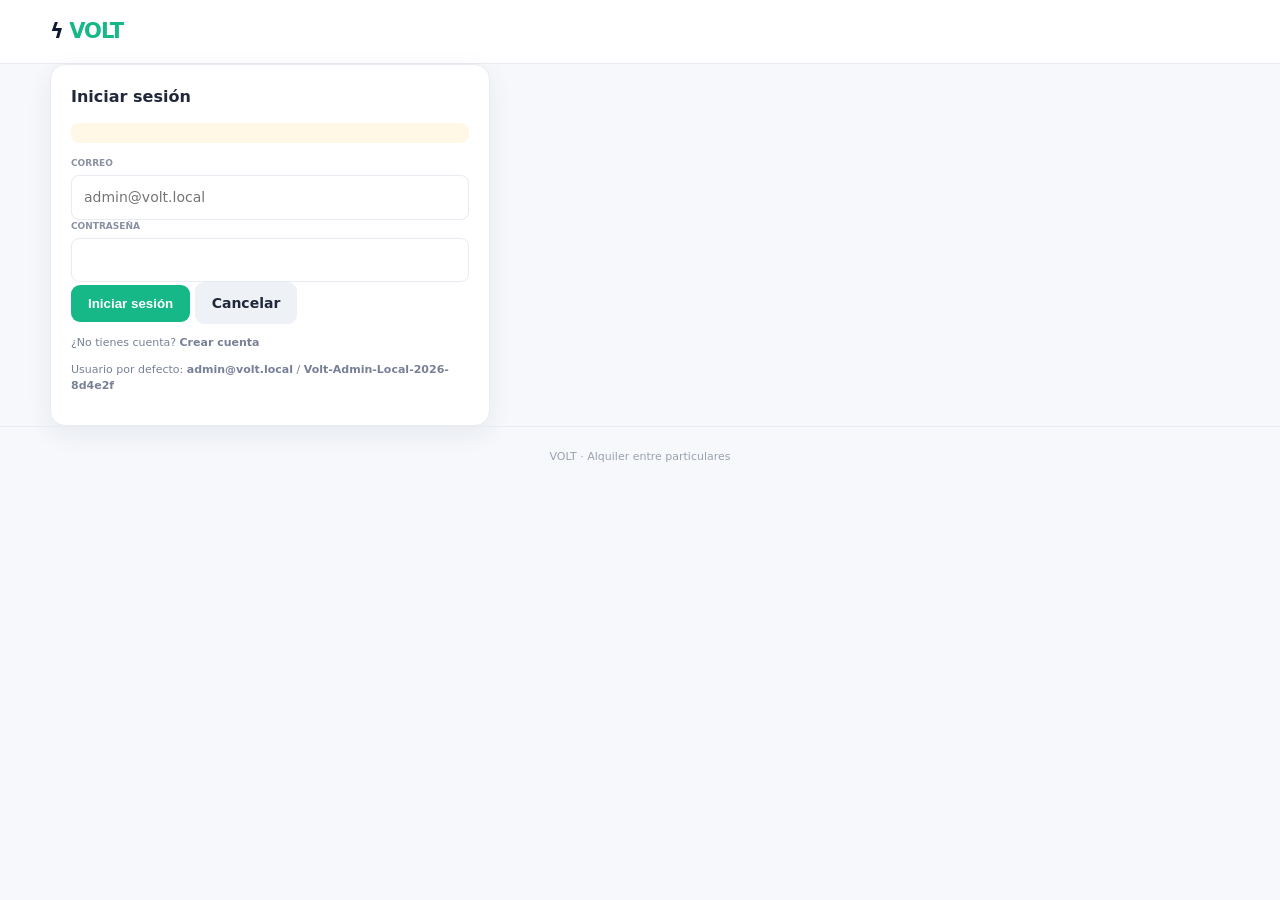
<file: gateway/src/main/resources/static/admin.html>
<!doctype html>
<html lang="es">

<head>
  <meta charset="utf-8">
  <meta name="viewport" content="width=device-width, initial-scale=1">
  <title>Administración | VOLT</title>
  <link rel="stylesheet" href="css/styles.css">
</head>

<body>
  <header class="topbar" style="background:var(--navy);color:white">
    <div class="wrap nav"><a class="brand" style="color:white" href="admin.html">ϟ <b>VOLT / ADMIN</b></a>
      <nav class="navlinks"><a style="color:#fff" href="#actas">Actas</a><a style="color:#fff"
          href="#disputas">Disputas</a><a style="color:#fff" href="#reservas">Reservas</a><a style="color:#fff"
          href="usuarios-verificar.html">Usuarios</a></nav>
      <div class="navright"><a style="color:#fff" href="#" id="logoutLink">Salir</a><a class="btn small"
          href="index.html">Volver al sitio</a></div>
    </div>
  </header>
  <main class="wrap">
    <section class="pagehead">
      <div class="eyebrow">VOLT / Admin · Moderación</div>
      <h1>Cola de moderación</h1>
      <p class="sub">Revisa actas de entrega, disputas y reservas de la plataforma.</p>
    </section>
    <div id="error" class="notice"></div>
    <section class="admin-grid">
      <div>
        <div class="pagehead" id="actas" style="padding:0 0 10px">
          <div class="eyebrow">Entrega y devolución</div>
          <h2>Actas</h2>
        </div>
        <div id="actasLista" class="admin-list"></div>
      </div>
      <div>
        <div class="pagehead" id="disputas" style="padding:0 0 10px">
          <div class="eyebrow">Conflictos</div>
          <h2>Disputas</h2>
        </div>
        <div id="disputasLista" class="admin-list"></div>
      </div>
    </section>
    <section class="pagehead" id="reservas" style="padding:0 0 10px">
      <div class="eyebrow">Operación</div>
      <h2>Reservas</h2>
    </section>
    <section id="reservasLista" class="admin-list"></section>
  </main>
  <footer class="footer">
    <div class="wrap">VOLT · Alquiler entre particulares</div>
  </footer>
  <script src="js/app.js?v=5"></script>
  <script>
    (async function () {
      const error = document.getElementById('error');
      if (!getStoredToken()) {
        location.replace('login.html?redirect=admin.html');
        return;
      }
      if (!isAdmin()) {
        error.textContent = 'Tu cuenta no tiene permisos de administrador. ';
        const link = document.createElement('a');
        link.href = 'login.html?redirect=admin.html';
        link.textContent = 'Cambiar de cuenta';
        error.appendChild(link);
        return;
      }

      document.getElementById('logoutLink').addEventListener('click', function (event) {
        event.preventDefault();
        clearSession();
        location.href = 'login.html';
      });

      function escapeHtml(value) {
        return String(value === undefined || value === null ? '' : value).replace(/[&<>"']/g, function (character) {
          return { '&': '&amp;', '<': '&lt;', '>': '&gt;', '"': '&quot;', "'": '&#39;' }[character];
        });
      }

      function row(label, value) {
        if (value === undefined || value === null || value === '') return '';
        return '<div class="muted"><b>' + escapeHtml(label) + ':</b> ' + escapeHtml(value) + '</div>';
      }

      function formatDate(value) {
        if (!value) return '';
        const date = new Date(value);
        return isNaN(date.getTime()) ? value : date.toLocaleString('es-CO');
      }

      function card(estado, title, rows) {
        return '<article class="card admin-card"><div class="eyebrow">' + escapeHtml(estado || 'SIN ESTADO') +
          '</div><b>' + escapeHtml(title) + '</b>' + rows + '</article>';
      }

      function renderActa(acta) {
        return card(acta.estado, 'Acta ' + (acta._id || acta.id || ''),
          row('Reserva', acta.id_reserva) + row('Descripción', acta.descripcion) +
          row('Observaciones', acta.observaciones));
      }

      function renderDisputa(disputa) {
        return card(disputa.estado, 'Disputa ' + (disputa._id || disputa.id || ''),
          row('Reserva', disputa.id_reserva) + row('Motivo', disputa.motivo) +
          row('Anotaciones del propietario', disputa.anotaciones_propietario) +
          row('Anotaciones del arrendatario', disputa.anotaciones_arrendatario) +
          row('Resolución', disputa.resolucion));
      }

      function renderReserva(reserva) {
        return card(reserva.estado, 'Reserva ' + (reserva._id || reserva.id || ''),
          row('Patineta', reserva.id_patineta) + row('Arrendatario', reserva.id_arrendatario) +
          row('Propietario', reserva.id_propietario) + row('Inicio', formatDate(reserva.fecha_inicio)) +
          row('Fin', formatDate(reserva.fecha_fin)) +
          row('Total alquiler', reserva.total_alquiler == null ? '' : formatMoney(reserva.total_alquiler)) +
          row('Disputa abierta', reserva.disputa_abierta ? 'Sí' : 'No'));
      }

      async function cargar(endpoint, target, renderer, emptyMessage) {
        try {
          const data = await fetchJson(endpoint);
          const items = Array.isArray(data) ? data : (data && Array.isArray(data.elementos) ? data.elementos : []);
          target.innerHTML = items.length
            ? items.map(renderer).join('')
            : '<article class="card admin-card"><div class="eyebrow">Sin datos</div><b>' + escapeHtml(emptyMessage) + '</b></article>';
        } catch (e) {
          if (e.status === 401) {
            location.replace('login.html?redirect=admin.html');
            return;
          }
          if (e.status === 403) {
            showError(error, 'Tu cuenta no tiene permisos de administrador.');
            return;
          }
          showError(error, e.message);
        }
      }

      cargar('/api/ops/actas', document.getElementById('actasLista'), renderActa, 'No hay actas registradas.');
      cargar('/api/ops/disputas', document.getElementById('disputasLista'), renderDisputa, 'No hay disputas registradas.');
      cargar('/api/reservas/admin/todas', document.getElementById('reservasLista'), renderReserva, 'No hay reservas registradas.');
    })();
  </script>
</body>

</html>
</file>
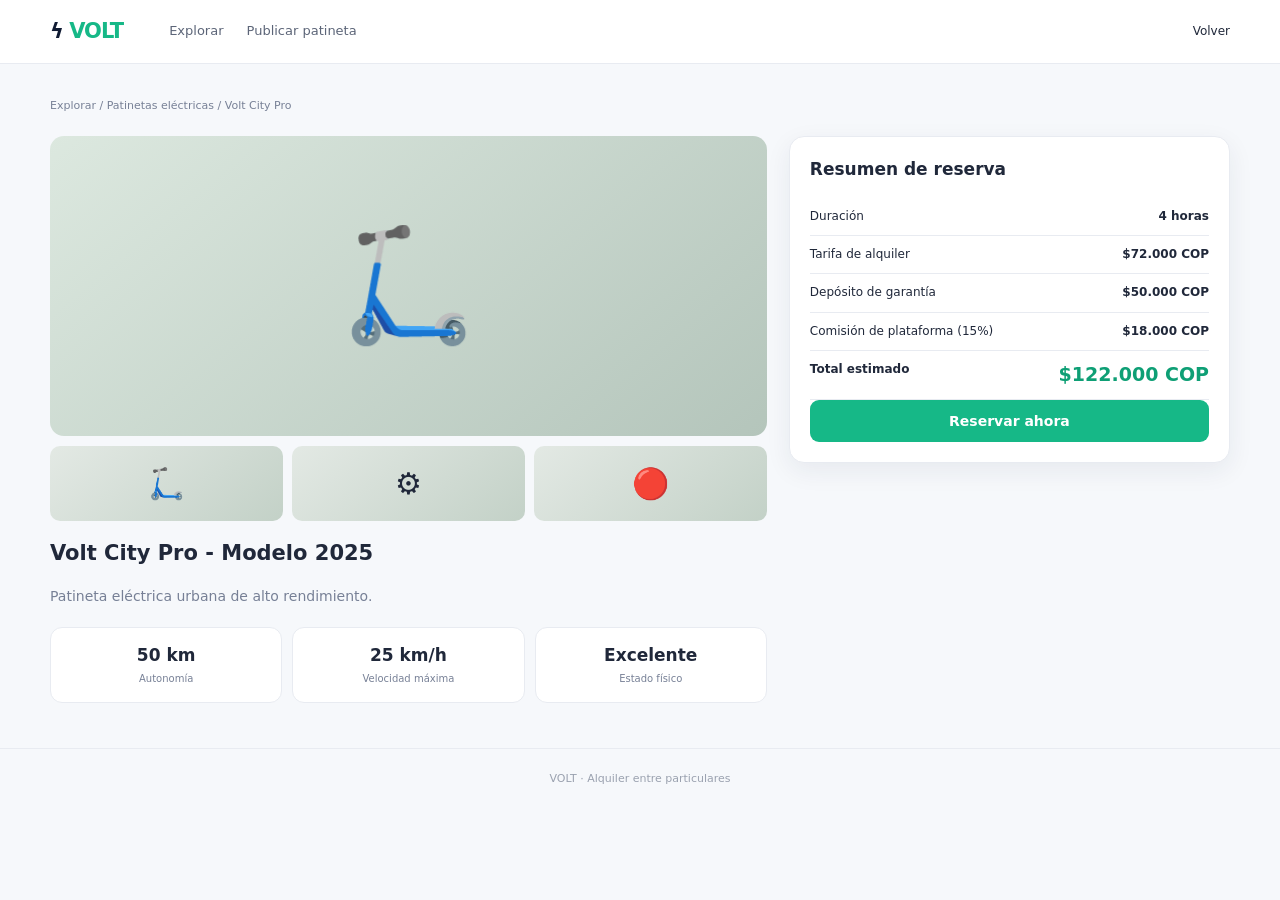
<file: gateway/src/main/resources/static/detalle.html>
<!doctype html>
<html lang="es">

<head>
  <meta charset="utf-8">
  <meta name="viewport" content="width=device-width, initial-scale=1">
  <title>Detalle de patineta | VOLT</title>
  <link rel="stylesheet" href="css/styles.css">
</head>

<body>
  <header class="topbar">
    <div class="wrap nav"><a class="brand" href="index.html">ϟ <b>VOLT</b></a>
      <nav class="navlinks"><a href="index.html">Explorar</a><a href="publicar.html">Publicar patineta</a></nav>
      <div class="navright"><a href="index.html">Volver</a></div>
    </div>
  </header>
  <main class="wrap">
    <section class="pagehead">
      <div class="muted">Explorar / Patinetas eléctricas / Volt City Pro</div>
    </section>
    <section class="detail-grid">
      <div>
        <div class="gallery-main">🛴</div>
        <div class="thumbs">
          <div class="thumb">🛴</div>
          <div class="thumb">⚙️</div>
          <div class="thumb">🔴</div>
        </div>
        <h2>Volt City Pro - Modelo 2025</h2>
        <p class="sub">Patineta eléctrica urbana de alto rendimiento.</p>
        <div class="stats">
          <div class="stat"><strong id="autonomia">50 km</strong><span>Autonomía</span></div>
          <div class="stat"><strong id="velocidad">25 km/h</strong><span>Velocidad máxima</span></div>
          <div class="stat"><strong>Excelente</strong><span>Estado físico</span></div>
        </div>
      </div>
      <aside class="card summary">
        <h2>Resumen de reserva</h2>
        <div class="sumrow"><span>Duración</span><strong id="duracion">4 horas</strong></div>
        <div class="sumrow"><span>Tarifa de alquiler</span><strong id="tarifa">$72.000 COP</strong></div>
        <div class="sumrow"><span>Depósito de garantía</span><strong id="deposito">$50.000 COP</strong></div>
        <div class="sumrow"><span>Comisión de plataforma (15%)</span><strong id="comision">$18.000 COP</strong></div>
        <div class="sumrow"><strong>Total estimado</strong><span id="total" class="total">$122.000 COP</span></div><a
          class="btn" style="width:100%" href="pago.html">Reservar ahora</a>
      </aside>
    </section>
  </main>
  <footer class="footer">
    <div class="wrap">VOLT · Alquiler entre particulares</div>
  </footer>
  <script>
    (async function () {
      const params = new URLSearchParams(location.search);
      const id = params.get('id');
      if (id) {
        try {
          const resp = await fetch('/api/catalogo/patinetas/' + encodeURIComponent(id));
          if (resp.ok) {
            const p = await resp.json();
            document.querySelector('h2').textContent = p.marca + ' - ' + p.modelo;
            document.getElementById('autonomia').textContent = p.autonomiaKm + ' km';
            document.getElementById('tarifa').textContent = p.tarifa && p.tarifa.valorHora ? '$' + p.tarifa.valorHora.toLocaleString('es') : '$18.000 COP';
            document.getElementById('deposito').textContent = '$50.000 COP';
            document.getElementById('comision').textContent = '$18.000 COP';
            document.getElementById('total').textContent = '$122.000 COP';
          }
        } catch (e) { }
      }
    })();
  </script>
</body>

</html>
</file>
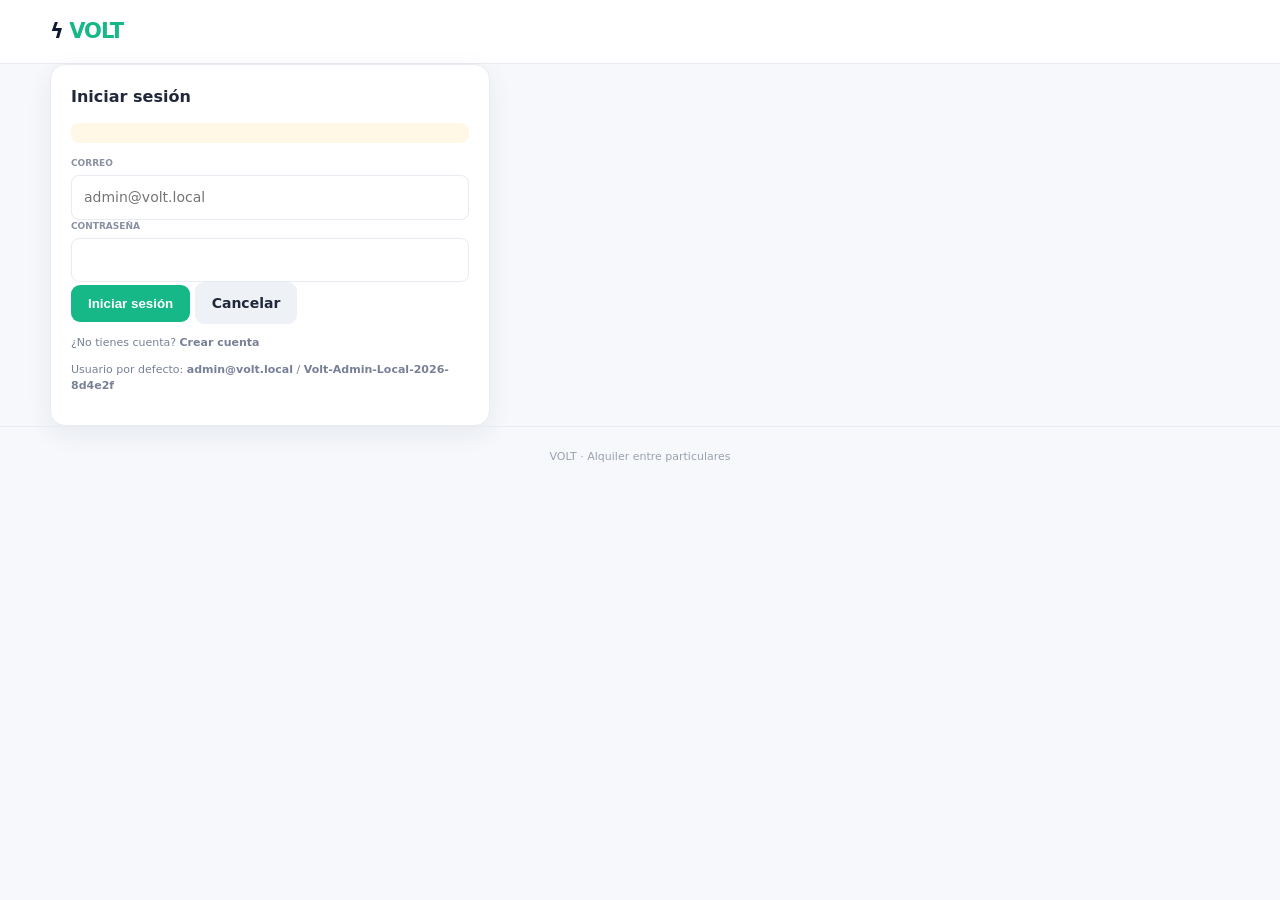
<file: gateway/src/main/resources/static/login.html>
<!doctype html>
<html lang="es">
<head>
  <meta charset="utf-8">
  <meta name="viewport" content="width=device-width, initial-scale=1">
  <title>Iniciar sesión | VOLT</title>
  <link rel="stylesheet" href="css/styles.css">
</head>
<body>
  <header class="topbar">
    <div class="wrap nav"><a class="brand" href="index.html">ϟ <b>VOLT</b></a></div>
  </header>
  <main class="wrap">
    <section class="card boxpad" style="max-width:440px">
      <h2>Iniciar sesión</h2>
      <div id="loginError" class="notice"></div>
      <form id="loginForm">
        <div class="field"><label>Correo</label><input id="loginEmail" type="email" autocomplete="username" placeholder="admin@volt.local" required></div>
        <div class="field"><label>Contraseña</label><input id="loginPassword" type="password" autocomplete="current-password" required></div>
        <div class="row-actions"><button class="btn" type="submit">Iniciar sesión</button> <a class="btn light" href="index.html">Cancelar</a></div>
      </form>
      <p class="muted">¿No tienes cuenta? <a href="registro.html"><strong>Crear cuenta</strong></a></p>
      <p class="muted">Usuario por defecto: <strong>admin@volt.local</strong> / <strong>Volt-Admin-Local-2026-8d4e2f</strong></p>
    </section>
  </main>
  <footer class="footer"><div class="wrap">VOLT · Alquiler entre particulares</div></footer>
  <script src="js/app.js?v=5"></script>
  <script src="js/login.js?v=5"></script>
</body>
</html>
</file>
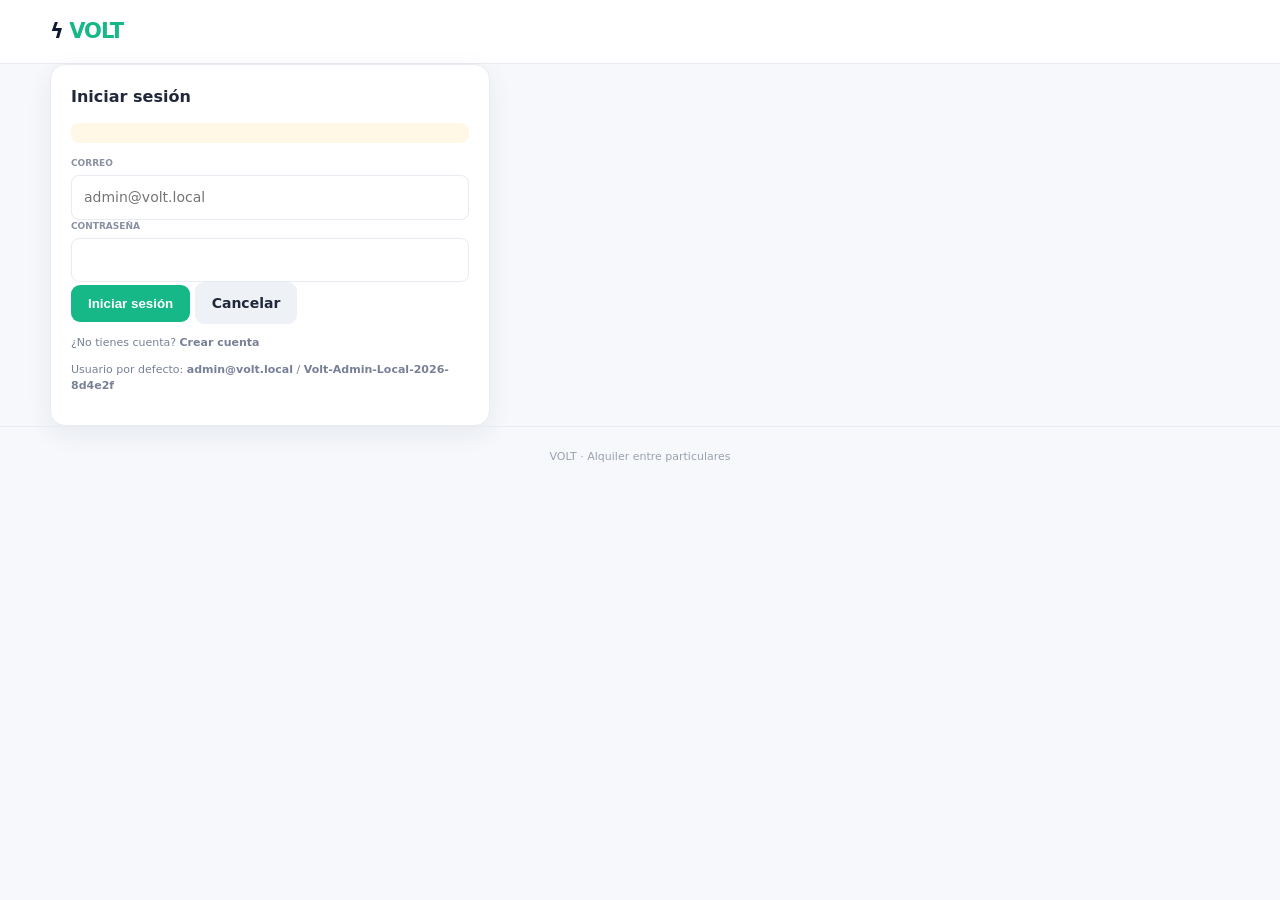
<file: gateway/src/main/resources/static/pago.html>
<!doctype html>
<html lang="es">

<head>
  <meta charset="utf-8">
  <meta name="viewport" content="width=device-width, initial-scale=1">
  <title>Confirmar pago | VOLT</title>
  <link rel="stylesheet" href="css/styles.css">
</head>

<body>
  <header class="topbar">
    <div class="wrap nav"><a class="brand" href="index.html">ϟ <b>VOLT</b></a>
      <nav class="navlinks"><a href="index.html">Explorar</a><a href="publicar.html">Publicar patineta</a>
    </div>
    </nav>
    <div class="navright"><a href="index.html">Volver</a></div>
  </header>
  <main class="wrap">
    <section class="pagehead">
      <h1>Confirma y autoriza tu Pago</h1>
      <p class="sub">Revisa los importes y autoriza.</p>
    </section>
    <div id="error" class="notice"></div>
    <section class="two-col">
      <section class="card boxpad">
        <h2>Datos de reserva</h2>
        <div class="field"><label>Patineta</label><input id="patineta" value="Volt City Pro - Modelo 2025" readonly>
        </div><br>
        <div class="field"><label>Recogida</label><input id="inicio" value="25 Nov 2026 · 09:00 AM" readonly></div><br>
        <div class="field"><label>Devolución</label><input id="fin" value="25 Nov 2026 · 01:00 PM" readonly></div><br>
        <h2>Método de pago</h2>
        <div class="step active">Tarjeta terminada en 4589 · Exp 08/29</div>
        <p class="muted">El depósito se autoriza temporalmente y se libera al finalizar correctamente.</p>
      </section>
      <aside class="card boxpad">
        <h2>Resumen</h2>
        <div class="sumrow"><span>Alquiler (4 horas)</span><strong id="alquiler">$72.000 COP</strong></div>
        <div class="sumrow"><span>Depósito reembursable</span><strong id="deposito">$50.000 COP</strong></div>
        <div class="sumrow"><strong>Total autorizado</strong><span id="total" class="total">$122.000 COP</span></div>
        <button class="btn" style="width:100%;margin:15px 0" id="autorizar">Autorizar pago</button>
      </aside>
    </section>
    <section class="card boxpad">
      <h2>Estado de reserva</h2>
      <div class="steps">
        <div class="step active">1. Solicitada (Actual)</div>
        <div class="step">2. Confirmada</div>
        <div class="step">3. En curso</div>
        <div class="step">4. Finalizada</div>
      </div>
    </section>
  </main>
  <footer class="footer">
    <div class="wrap">VOLT · Alquiler entre particulares</div>
  </footer>
  <script src="js/app.js?v=5"></script>
  <script>
    (async function () {
      if (!getStoredToken()) {
        location.replace('login.html?redirect=pago.html');
        return;
      }
      const error = document.getElementById('error'), total = document.getElementById('total'), alquiler = document.getElementById('alquiler');
      document.getElementById('autorizar').addEventListener('click', async () => {
        try {
          const inicio = new Date(Date.now() + 3600000).toISOString();
          const fin = new Date(Date.now() + 6 * 3600000).toISOString();
          const reserva = await fetchJson('/api/reservas', {
            method: 'POST',
            body: { idPatineta: document.getElementById('patineta').value, fechaInicio: inicio, fechaFin: fin }
          });
          total.textContent = '$' + (Number(reserva.totalAlquiler || 72000) + Number(reserva.deposito.montoRetenido || 50000)).toLocaleString('es') + ' COP';
          alert('Reserva creada. El propietario aún debe aprobarla.');
        } catch (e) { showError(error, e.message); }
      });
    })();
  </script>
</body>

</html>
</file>
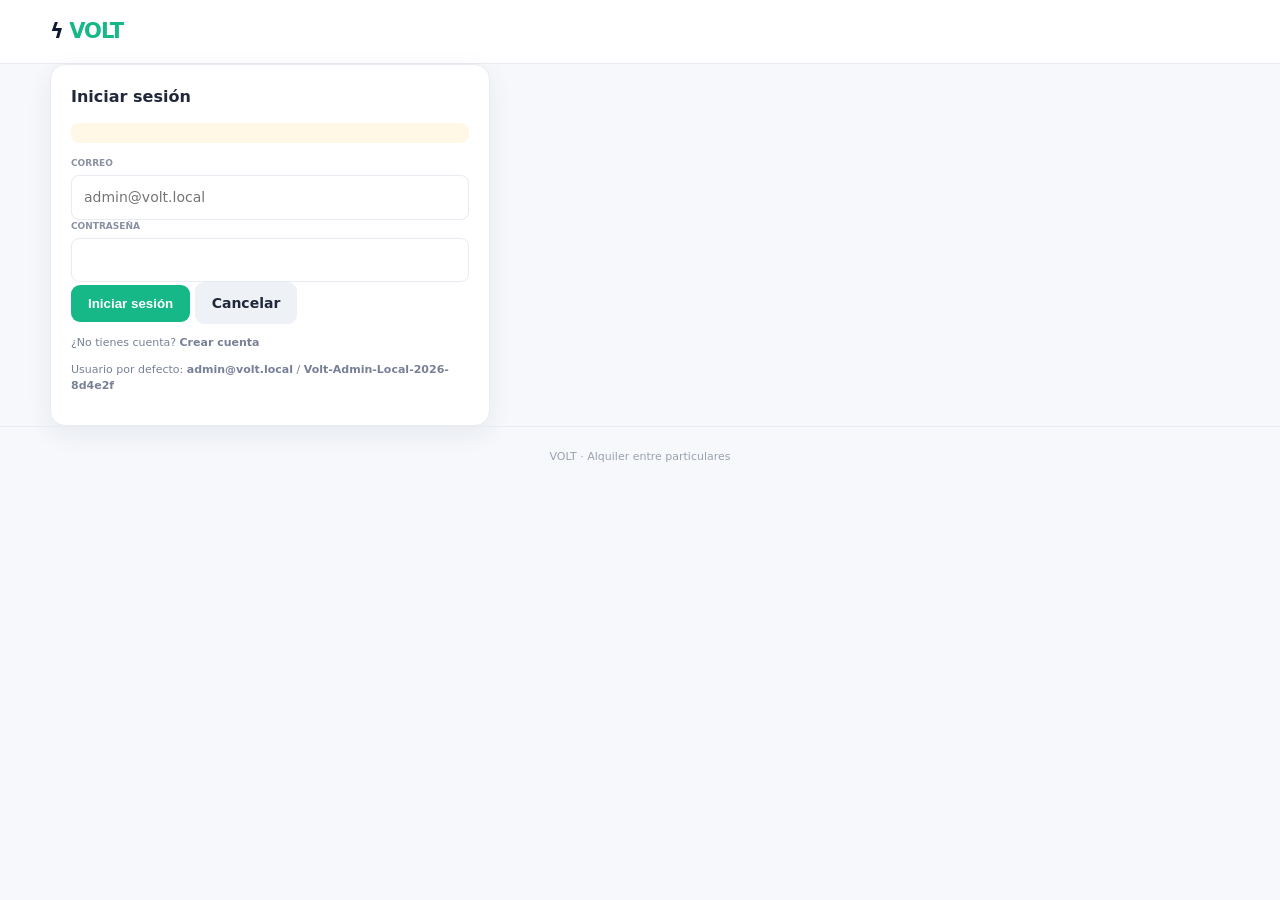
<file: gateway/src/main/resources/static/propietario.html>
<!doctype html>
<html lang="es">

<head>
  <meta charset="utf-8">
  <meta name="viewport" content="width=device-width, initial-scale=1">
  <title>Panel propietario | VOLT</title>
  <link rel="stylesheet" href="css/styles.css">
</head>

<body>
  <header class="topbar">
    <div class="wrap nav"><a class="brand" href="index.html">ϟ <b>VOLT</b></a>
      <nav class="navlinks"><a href="index.html">Explorar</a><a href="publicar.html">Publicar patineta</a></nav>
      <div class="navright"><a href="admin.html" data-admin-only hidden>Admin</a><a href="login.html" id="loginButton">Iniciar sesión</a><a href="index.html">Volver</a></div>
    </div>
  </header>
  <main class="wrap">
    <section class="pagehead">
      <div class="eyebrow">Panel de propietario</div>
      <h1>Panel del Propietario</h1>
      <p class="sub">Resumen financiero y mis patinetas.</p>
    </section>
    <div id="error" class="notice"></div>
    <section class="dashboard-stats">
      <div class="card" id="ganancia"><strong>$0 COP</strong><span>Ganancia neta</span></div>
      <div class="card" id="comision"><strong>$0 COP</strong><span>Comisión de plataforma (15%)</span></div>
      <div class="card" id="pagosPendientes"><strong>$0 COP</strong><span>Pagos pendientes</span></div>
    </section>
    <section class="dashboard-grid">
      <div class="card boxpad">
        <h2>Mis Patinetas</h2>
        <div id="lista" class="list-row">
          <p class="muted">Cargando...</p>
        </div>
      </div>
      <div class="card boxpad">
        <h2>Próximos alquileres</h2>
        <div id="proximos" class="list-row">
          <p class="muted">Sin próximos alquileres.</p>
        </div>
      </div>
    </section>
  </main>
  <footer class="footer">
    <div class="wrap">VOLT · Alquiler entre particulares</div>
  </footer>
  <script src="js/app.js?v=5"></script>
  <script>
    (async function () {
      if (!getStoredToken()) {
        location.replace('login.html?redirect=propietario.html');
        return;
      }
      const list = document.getElementById('lista'), proximos = document.getElementById('proximos'), error = document.getElementById('error');
      async function cargar() {
        try {
          const patinetas = await fetchJson('/api/catalogo/mis-patinetas');
          list.innerHTML = patinetas.length ? patinetas.map(p => '<div class="list-row"><div class="mini-scooter">🛴</div><b>' + p.marca + ' ' + p.modelo + '</b><span class="muted">' + (p.estadoPublicacion || 'BORRADOR') + '</span><span class="status">' + p.activa + '</span><a class="btn light small" href="publicar.html">Editar</a><button class="btn danger small" type="button" style="margin-left:8px" data-eliminar="' + encodeURIComponent(p.id || p._id) + '">Borrar</button></div>').join('') : '<p class="muted">No tienes patinetas.</p>';
          proximos.innerHTML = '<p class="muted">Consulta las reservas en la interfaz web.</p>';
          document.getElementById('ganancia').querySelector('strong').textContent = '$1.245.000 COP';
          document.getElementById('comision').querySelector('strong').textContent = '$219.000 COP';
          document.querySelectorAll('[data-eliminar]').forEach(a => a.addEventListener('click', async (ev) => {
            ev.preventDefault();
            if (!confirm('¿Seguro que quieres borrar esta patineta?')) return;
            try {
              await fetchJson('/api/catalogo/mis-patinetas/' + a.dataset.eliminar, { method: 'DELETE' });
              await cargar();
            } catch (e) { showError(error, e.message); }
          }));
        } catch (e) { showError(error, e.message); }
      }
      cargar();
    })();
  </script>
</body>

</html>
</file>
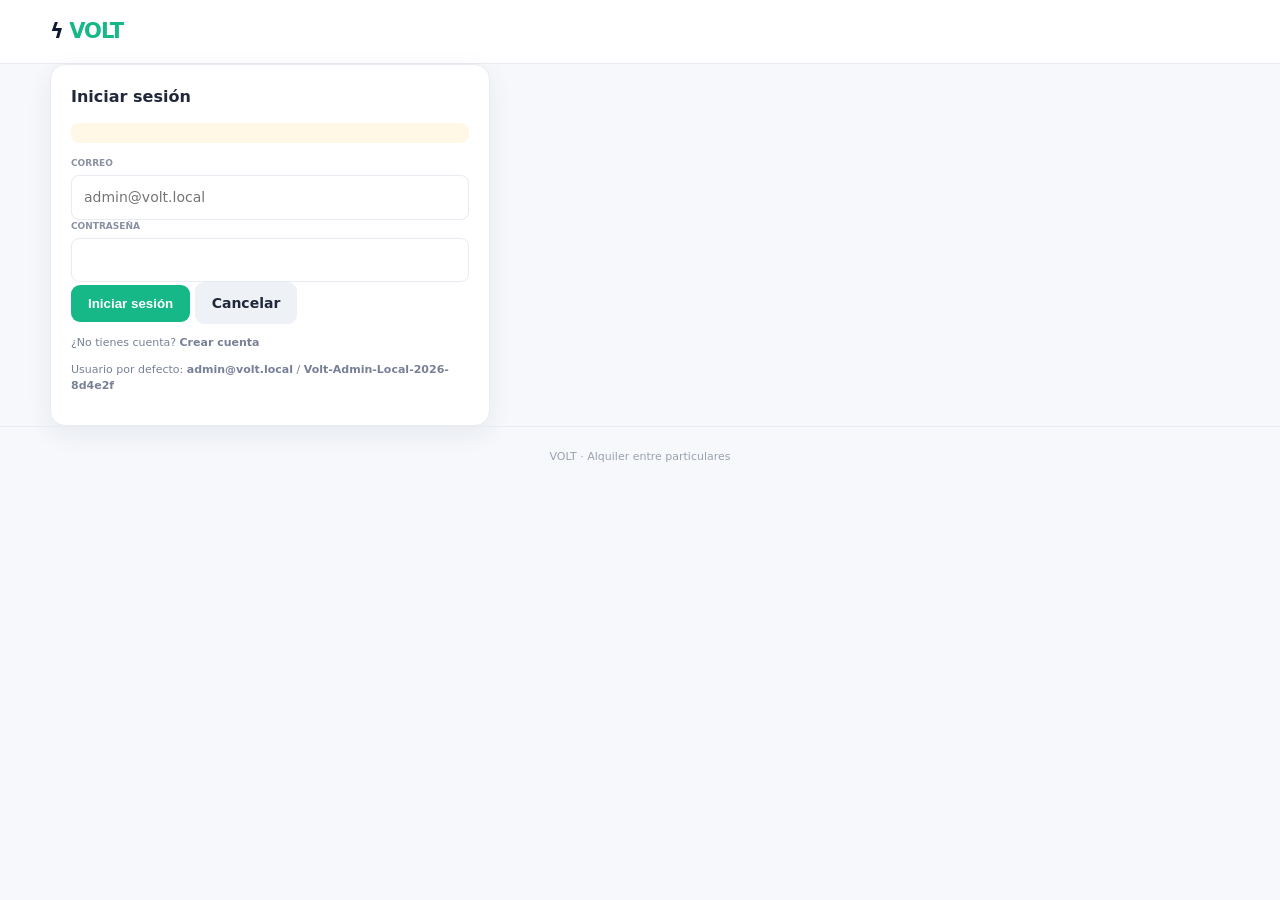
<file: gateway/src/main/resources/static/publicar.html>
<!doctype html>
<html lang="es">

<head>
  <meta charset="utf-8">
  <meta name="viewport" content="width=device-width, initial-scale=1">
  <title>Publicar patineta | VOLT</title>
  <link rel="stylesheet" href="css/styles.css?v=6">
</head>

<body>
  <header class="topbar">
    <div class="wrap nav"><a class="brand" href="index.html">ϟ <b>VOLT</b></a>
      <nav class="navlinks"><a href="index.html">Explorar</a><a href="publicar.html">Publicar patineta</a></nav>
      <div class="navright"><a href="index.html">Volver</a></div>
    </div>
  </header>
  <main class="wrap">
    <section class="pagehead">
      <div class="eyebrow">Modo propietario</div>
      <h1>Publica tu Patineta</h1>
      <p class="sub">Completa los datos paso a paso y guarda un borrador.</p>
    </section>
    <section class="card boxpad" style="max-width:720px">
      <form id="publicarForm" novalidate>
        <div class="progress" id="publicarProgress" aria-label="Progreso del formulario">
          <div class="current" data-step-label="1" aria-current="step">1. Ficha técnica</div>
          <div data-step-label="2">2. Fotos y documentos</div>
          <div data-step-label="3">3. Tarifas</div>
          <div data-step-label="4">4. Disponibilidad</div>
        </div>

        <section class="form-step active" data-step="1" aria-labelledby="step1Title">
          <h2 id="step1Title">Ficha técnica</h2>
          <p class="muted">Datos básicos para identificar la patineta.</p>
          <div class="formgrid">
            <div class="field full"><label for="categoria">Categoría</label><input id="categoria" name="categoria"
                value="Urbana" required></div>
            <div class="field full"><label for="marca">Marca</label><input id="marca" name="marca"
                placeholder="Ej. Xiaomi" required></div>
            <div class="field full"><label for="modelo">Modelo</label><input id="modelo" name="modelo"
                placeholder="Ej. Mi Electric Scooter 3" required></div>
            <div class="field full"><label for="autonomiaKm">Autonomía (km)</label><input id="autonomiaKm"
                name="autonomiaKm" type="number" min="1" step="1" placeholder="Ej. 30" required></div>
            <div class="field full"><label for="velocidadMaxima">Velocidad máxima (km/h)</label><input
                id="velocidadMaxima" name="velocidadMaxima" type="number" min="1" step="1" placeholder="Ej. 25"
                required></div>
            <div class="field full"><label for="estadoFisico">Estado físico</label><input id="estadoFisico"
                name="estadoFisico" placeholder="Ej. Excelente" required></div>
          </div>
        </section>

        <section class="form-step" data-step="2" aria-labelledby="step2Title">
          <h2 id="step2Title">Fotos y documentos</h2>
          <p class="muted">Opcional. Pega una URL por línea; puedes dejarlo vacío y agregarlos después.</p>
          <div class="formgrid">
            <div class="field full"><label for="fotos">Fotos (URLs)</label><textarea id="fotos" name="fotos" rows="3"
                placeholder="https://ejemplo.com/foto1.jpg"></textarea></div>
            <div class="field full"><label for="documentos">Documentos (URLs)</label><textarea id="documentos"
                name="documentos" rows="3" placeholder="https://ejemplo.com/documento.pdf"></textarea></div>
          </div>
        </section>

        <section class="form-step" data-step="3" aria-labelledby="step3Title">
          <h2 id="step3Title">Tarifas</h2>
          <p class="muted">La tarifa diaria se aplica automáticamente a partir de 8 horas continuas (RN-03).</p>
          <div class="formgrid">
            <div class="field full"><label for="valorHora">Tarifa por hora (COP)</label><input id="valorHora"
                name="valorHora" type="number" min="0" step="1" placeholder="Ej. 8000" required></div>
            <div class="field full"><label for="valorDia">Tarifa por día (COP)</label><input id="valorDia"
                name="valorDia" type="number" min="0" step="1" placeholder="Ej. 45000" required></div>
            <div class="field full"><label for="valorDeposito">Depósito (COP)</label><input id="valorDeposito"
                name="valorDeposito" type="number" min="0" step="1" placeholder="Ej. 100000" required></div>
          </div>
        </section>

        <section class="form-step" data-step="4" aria-labelledby="step4Title">
          <h2 id="step4Title">Disponibilidad</h2>
          <p class="muted">Indica el punto donde el arrendatario recogerá la patineta.</p>
          <div class="formgrid">
            <div class="field full"><label for="direccion">Dirección</label><input id="direccion" name="direccion"
                placeholder="Ej. Cra 45 # 80-12" required></div>
            <div class="field full"><label for="latitud">Latitud</label><input id="latitud" name="latitud"
                type="number" min="-90" max="90" step="0.000001" placeholder="Ej. 10.968540" required></div>
            <div class="field full"><label for="longitud">Longitud</label><input id="longitud" name="longitud"
                type="number" min="-180" max="180" step="0.000001" placeholder="Ej. -74.781320" required></div>
            <div class="field full"><label for="ciudad">Zona / ciudad</label><input id="ciudad" name="ciudad"
                placeholder="Ej. Barranquilla" required></div>
          </div>
        </section>

        <div id="stepError" class="notice" role="alert" hidden></div>
        <div class="step-actions">
          <button type="button" class="btn light" id="prevStep" hidden>Anterior</button>
          <span class="spacer"></span>
          <button type="button" class="btn" id="nextStep">Siguiente</button>
          <button type="submit" class="btn" id="submitStep" hidden>Guardar borrador</button>
          <a class="btn dark" href="propietario.html">Mis patinetas</a>
        </div>
      </form>
    </section>
  </main>
  <footer class="footer">
    <div class="wrap">VOLT · Alquiler entre particulares · Barranquilla, Colombia</div>
  </footer>
  <script src="js/app.js?v=5"></script>
  <script src="js/publicar.js?v=1"></script>
</body>

</html>
</file>
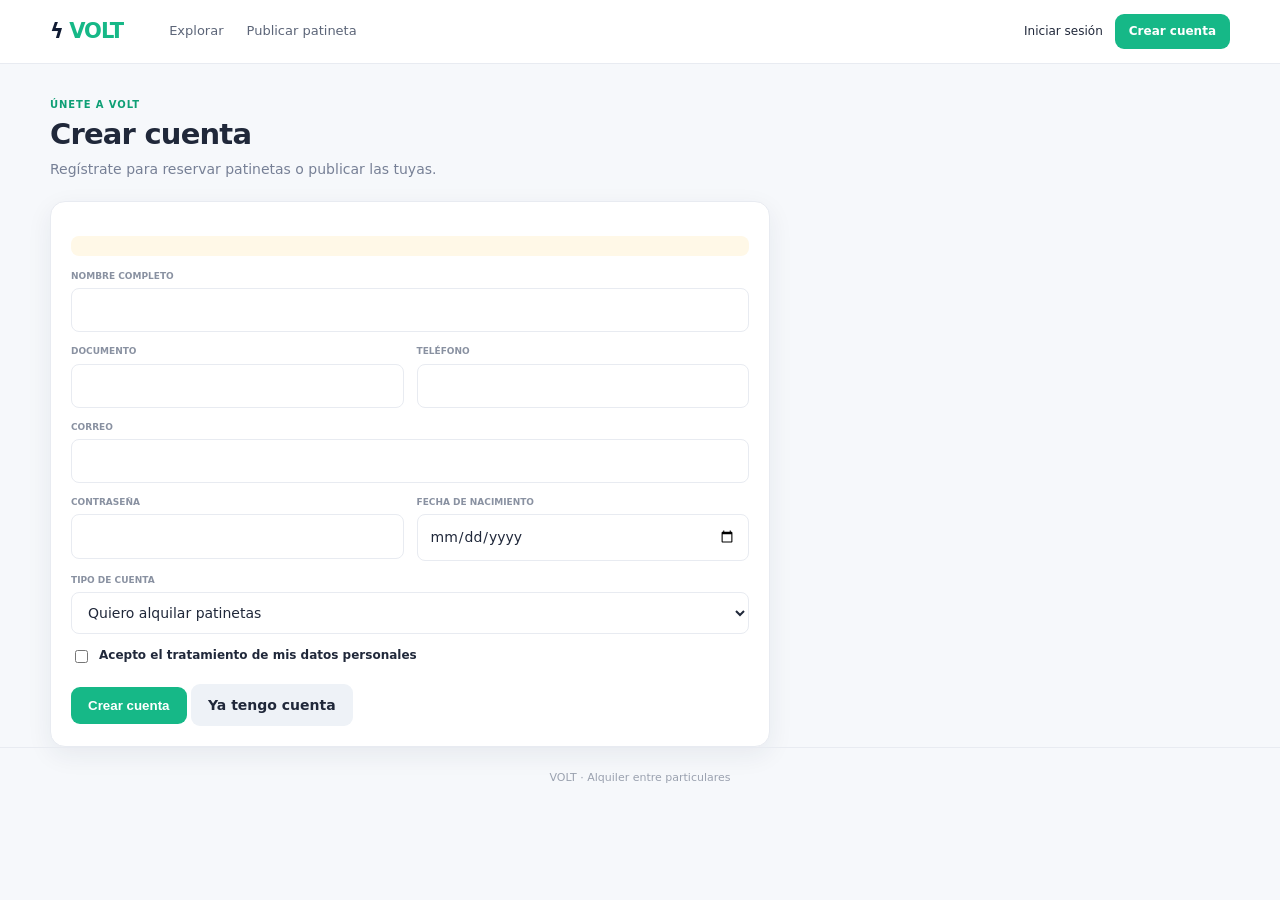
<file: gateway/src/main/resources/static/registro.html>
<!doctype html>
<html lang="es">

<head>
  <meta charset="utf-8">
  <meta name="viewport" content="width=device-width, initial-scale=1">
  <title>Crear cuenta | VOLT</title>
  <link rel="stylesheet" href="css/styles.css">
</head>

<body>
  <header class="topbar">
    <div class="wrap nav"><a class="brand" href="index.html">ϟ <b>VOLT</b></a>
      <nav class="navlinks"><a href="index.html">Explorar</a><a href="publicar.html">Publicar patineta</a></nav>
      <div class="navright"><a href="admin.html" data-admin-only hidden>Admin</a><a href="login.html" id="loginButton">Iniciar sesión</a><a class="btn small" href="registro.html">Crear cuenta</a></div>
    </div>
  </header>
  <main class="wrap">
    <section class="pagehead">
      <div class="eyebrow">Únete a VOLT</div>
      <h1>Crear cuenta</h1>
      <p class="sub">Regístrate para reservar patinetas o publicar las tuyas.</p>
    </section>
    <section class="card boxpad" style="max-width:720px">
      <div id="registroError" class="notice"></div>
      <form id="registroForm">
        <div class="formgrid">
          <div class="field full"><label>Nombre completo</label><input name="nombre" maxlength="120" required></div>
          <div class="field"><label>Documento</label><input name="documento" maxlength="40" required></div>
          <div class="field"><label>Teléfono</label><input name="telefono" maxlength="30" required></div>
          <div class="field full"><label>Correo</label><input name="correo" type="email" maxlength="254" required></div>
          <div class="field"><label>Contraseña</label><input name="contrasena" type="password" minlength="12"
              maxlength="72" autocomplete="new-password" required></div>
          <div class="field"><label>Fecha de nacimiento</label><input name="fecha_nacimiento" type="date" required></div>
          <div class="field full"><label>Tipo de cuenta</label>
            <select name="rol">
              <option value="ARRENDATARIO">Quiero alquilar patinetas</option>
              <option value="PROPIETARIO">Quiero publicar mis patinetas</option>
            </select>
          </div>
          <div class="field full"><label class="check">
              <input name="acepta_tratamiento_datos" type="checkbox" required>
              Acepto el tratamiento de mis datos personales
            </label></div>
        </div>
        <div class="row-actions" style="margin-top:18px">
          <button class="btn" type="submit">Crear cuenta</button>
          <a class="btn light" href="login.html">Ya tengo cuenta</a>
        </div>
      </form>
    </section>
  </main>
  <footer class="footer"><div class="wrap">VOLT · Alquiler entre particulares</div></footer>
  <script src="js/app.js?v=5"></script>
  <script>
    document.getElementById('registroForm').addEventListener('submit', async function (event) {
      event.preventDefault();
      const error = document.getElementById('registroError');
      error.textContent = '';
      const form = new FormData(event.target);
      const body = {
        nombre: form.get('nombre').trim(),
        documento: form.get('documento').trim(),
        correo: form.get('correo').trim(),
        contrasena: form.get('contrasena'),
        telefono: form.get('telefono').trim(),
        fecha_nacimiento: form.get('fecha_nacimiento'),
        rol: form.get('rol'),
        acepta_tratamiento_datos: form.get('acepta_tratamiento_datos') === 'on'
      };
      try {
        const data = await fetchJson('/api/auth/registro', { method: 'POST', body });
        saveSession(data);
        const roles = getStoredRoles();
        location.href = roles.includes('PROPIETARIO') ? 'publicar.html' : 'index.html';
      } catch (e) {
        showError(error, e.message);
      }
    });
  </script>
</body>

</html>
</file>
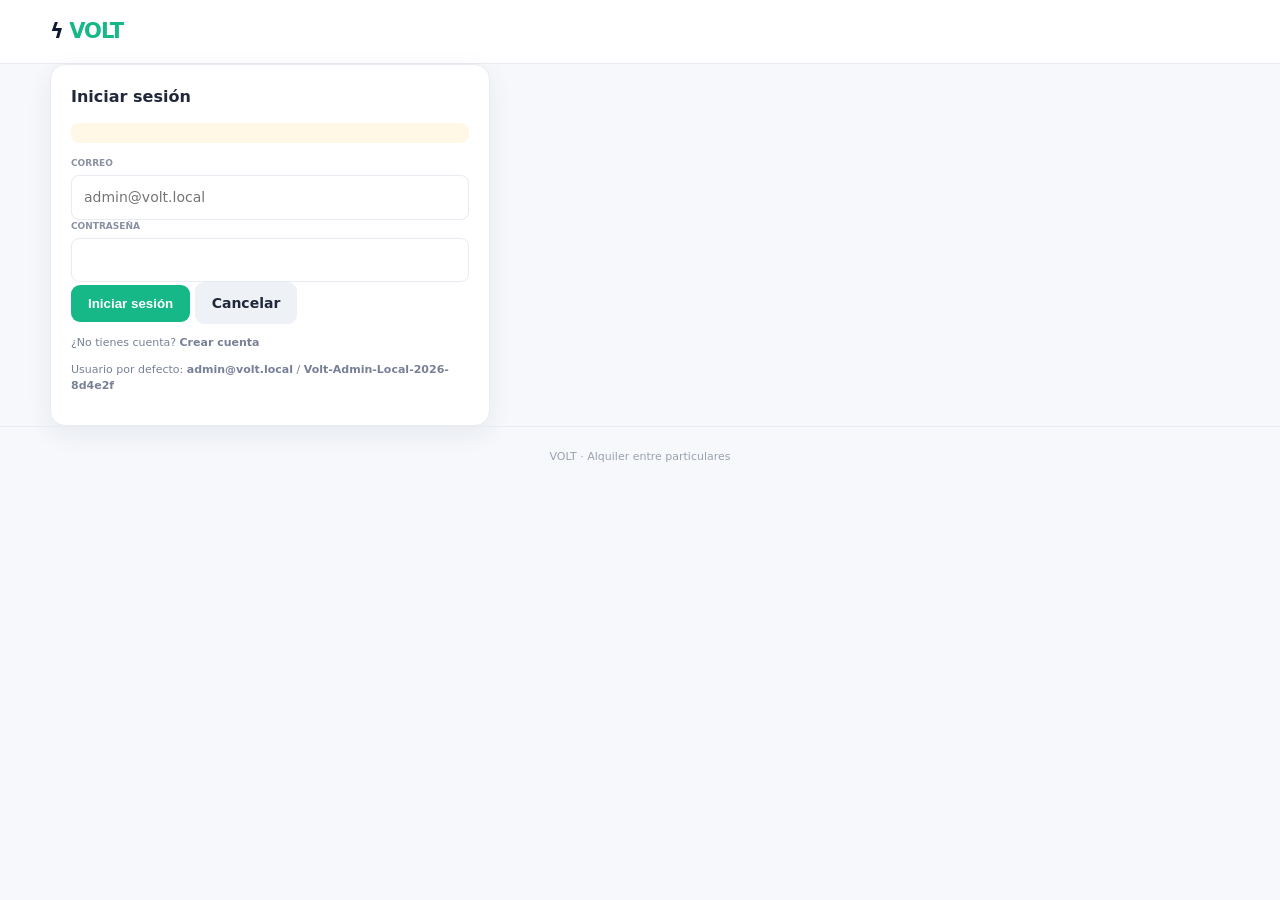
<file: gateway/src/main/resources/static/usuarios-verificar.html>
<!doctype html>
<html lang="es">

<head>
  <meta charset="utf-8">
  <meta name="viewport" content="width=device-width, initial-scale=1">
  <title>Verificar Usuarios | VOLT Admin</title>
  <link rel="stylesheet" href="css/styles.css?v=6">
</head>

<body>
  <header class="topbar" style="background:var(--navy);color:white">
    <div class="wrap nav"><a class="brand" style="color:white" href="admin.html">VOLT / ADMIN</a>
      <nav class="navlinks"><a style="color:#fff" href="index.html">Explorar</a><a style="color:#fff" href="admin.html">Panel</a></nav>
      <div class="navright">
        <a style="color:#fff" href="#" id="logoutLink">Salir</a>
        <a class="btn small" href="index.html">Volver</a>
      </div>
    </div>
  </header>
  <main class="wrap">
    <section class="pagehead">
      <div class="eyebrow">Usuarios · Moderación</div>
      <h1>Verificar Usuarios</h1>
      <p class="sub">Marca usuarios como verificados para habilitar la publicación de patinetas.</p>
    </section>
    <div id="error" class="notice"></div>
    <section class="card boxpad">
      <h2>Buscar usuario</h2>
      <div class="formgrid">
        <div class="field full"><input type="text" id="buscarUsuario" placeholder="ID o correo electrónico"></div>
        <button class="btn" id="btnBuscar">Buscar</button>
      </div>
      <div id="tablaUsuarios" style="display:none">
        <table>
          <thead>
            <tr>
              <th>ID</th>
              <th>Correo</th>
              <th>Verificado</th>
              <th>Estado</th>
              <th>Roles</th>
              <th>Acciones</th>
            </tr>
          </thead>
          <tbody></tbody>
        </table>
        <div class="muted" style="margin-top:10px; display:none" id="msgVacia">No hay usuarios registrados.</div>
      </div>
      <div id="usuarioResultado" class="muted"></div>
      <hr>
      <div id="formVerificar" hidden>
        <input type="hidden" id="usuarioId">
        <div class="field full"><label>¿Acción?</label>
          <select id="accion">
            <option value="verificar">Verificar (activar)</option>
            <option value="rechazar">Rechazar (desactivar)</option>
            <option value="eliminar">Eliminar (anonimizar)</option>
          </select></div>
        <div class="field full"><label>Motivo (opcional)</label><input type="text" id="motivo" placeholder="Ej. Correo validado"></div>
        <div class="row-actions">
          <button class="btn" id="btnAplicar">Aplicar acción</button>
          <button class="btn light" type="button" id="btnCancel">Cancelar</button>
        </div>
      </div>
    </section>
  </main>
  <footer class="footer">
    <div class="wrap">VOLT · Alquiler entre particulares</div>
  </footer>
  <script src="js/app.js?v=5"></script>
  <script src="js/usuarios-verificar.js?v=1"></script>
</body>

</html>
</file>
<file: gateway/src/main/resources/static/css/styles.css>
:root{--green:#16b887;--green-dark:#0e9f75;--navy:#101b33;--ink:#20283a;--muted:#778096;--line:#e8ebf1;--bg:#f6f8fb;--white:#fff;--red:#e34e58;--yellow:#f3b943;--radius:15px;--shadow:0 8px 26px rgba(23,38,66,.07)}
*{box-sizing:border-box}body{margin:0;background:var(--bg);color:var(--ink);font:14px/1.45 Inter,ui-sans-serif,system-ui,-apple-system,"Segoe UI",sans-serif}a{color:inherit;text-decoration:none}button,.btn{border:0;border-radius:9px;padding:11px 17px;background:var(--green);color:#fff;font-weight:700;cursor:pointer;display:inline-flex;align-items:center;justify-content:center;gap:7px}.btn:hover,button:hover{background:var(--green-dark)}.btn.dark{background:var(--navy)}.btn.light{background:#eef2f7;color:var(--ink)}.btn.danger{background:var(--red)}.btn.small{padding:8px 12px;font-size:12px}.wrap{width:min(1180px,calc(100% - 40px));margin:auto}.topbar{height:64px;background:#fff;border-bottom:1px solid var(--line);display:flex;align-items:center}.nav{display:flex;align-items:center;gap:28px}.brand{font-size:21px;font-weight:900;letter-spacing:-1px;color:var(--navy);margin-right:18px}.brand b{color:var(--green)}.navlinks{display:flex;gap:23px;color:#5c6578;font-size:13px}.navright{margin-left:auto;display:flex;align-items:center;gap:12px}.navright a{font-size:12px}.navright .btn{padding:9px 14px}.eyebrow{color:var(--green-dark);font-size:10px;font-weight:800;letter-spacing:.09em;text-transform:uppercase}.pagehead{padding:34px 0 22px}.pagehead h1{font-size:29px;line-height:1.15;margin:5px 0 8px;letter-spacing:-.8px}.sub{color:var(--muted);margin:0}.panel,.card{background:#fff;border:1px solid var(--line);border-radius:var(--radius);box-shadow:var(--shadow)}.searchbar{display:grid;grid-template-columns:1.3fr 1fr 1fr auto;gap:10px;padding:13px;margin:18px 0}.field{display:flex;flex-direction:column;gap:5px;min-width:0}.field label{font-size:9px;color:#8991a1;font-weight:800;text-transform:uppercase}.field input,.field select,.field textarea{width:100%;border:1px solid var(--line);border-radius:8px;padding:11px 12px;color:var(--ink);background:#fff;font:inherit;outline:none}.field input:focus,.field select:focus,.field textarea:focus{border-color:var(--green)}.chips{display:flex;gap:8px;align-items:center;flex-wrap:wrap;margin:16px 0}.chip{border:1px solid var(--line);padding:7px 13px;border-radius:99px;background:#fff;color:#697287;font-size:11px}.chip.active{background:var(--navy);color:#fff;border-color:var(--navy)}.results{color:#8a91a0;font-size:11px;margin-left:auto}.listing{display:grid;grid-template-columns:repeat(3,minmax(0,1fr)) 1.25fr;gap:14px;padding-bottom:42px}.scooter-card{overflow:hidden}.scooter-img{height:170px;background:linear-gradient(145deg,#dce8df,#b9c9c1);position:relative;display:grid;place-items:center;overflow:hidden}.scooter-img:before{content:"";width:75%;height:5px;background:#263342;border-radius:99px;position:absolute;top:59%;transform:rotate(-5deg)}.scooter-img:after{content:"";width:65%;height:55px;border-bottom:5px solid #263342;border-radius:50%;position:absolute;top:46%}.scooter-shape{font-size:66px;filter:drop-shadow(0 7px 3px #65776c);z-index:1}.tag{position:absolute;top:10px;left:10px;background:#e4fff5;color:#0a956d;border-radius:5px;padding:4px 7px;font-size:9px;font-weight:800;z-index:2}.scooter-body{padding:13px}.scooter-body h3{margin:0 0 4px;font-size:14px}.rating{color:#d69c28;font-size:11px;font-weight:800}.muted{color:var(--muted);font-size:11px}.price{font-size:17px;font-weight:900;margin:10px 0 3px}.price small{font-size:10px;color:var(--muted);font-weight:500}.scooter-body .btn{width:100%;margin-top:11px}.mapbox{min-height:340px;border-radius:13px;overflow:hidden;position:relative;background-color:#e8eee7;background-image:linear-gradient(32deg,transparent 47%,#fff 48%,#fff 51%,transparent 52%),linear-gradient(120deg,transparent 44%,#fff 45%,#fff 48%,transparent 49%),linear-gradient(75deg,transparent 65%,#d5dfd6 66%,#d5dfd6 68%,transparent 69%);border:1px solid var(--line)}.mapbox:before,.mapbox:after{content:"";position:absolute;background:#fff;height:8px;width:130%;top:40%;left:-10%;transform:rotate(-25deg);opacity:.8}.mapbox:after{top:70%;transform:rotate(28deg)}.pin{position:absolute;z-index:2;background:var(--navy);color:#fff;border-radius:20px;padding:5px 9px;font-size:10px;font-weight:800}.pin.green{background:var(--green)}.detail-grid{display:grid;grid-template-columns:1.3fr .8fr;gap:22px;padding-bottom:45px}.gallery-main{height:300px;border-radius:14px;background:linear-gradient(140deg,#dce8df,#b4c5bb);display:grid;place-items:center;font-size:110px}.thumbs{display:grid;grid-template-columns:repeat(3,1fr);gap:9px;margin-top:10px}.thumb{height:75px;border-radius:10px;background:linear-gradient(140deg,#e3e9e4,#c3d1c7);display:grid;place-items:center;font-size:30px}.summary{padding:20px;height:max-content}.summary h2{font-size:17px;margin:0 0 16px}.sumrow{display:flex;justify-content:space-between;gap:15px;padding:10px 0;border-bottom:1px solid var(--line);font-size:12px}.sumrow strong{white-space:nowrap}.total{font-size:19px;color:var(--green-dark);font-weight:900}.notice{background:#fff8e7;color:#8d6b22;border-radius:8px;padding:10px;font-size:10px;margin:14px 0}.stats{display:grid;grid-template-columns:repeat(3,1fr);gap:10px;margin-top:20px}.stat{background:#fff;border:1px solid var(--line);border-radius:12px;text-align:center;padding:15px}.stat strong{display:block;font-size:17px}.stat span{font-size:10px;color:var(--muted)}.two-col{display:grid;grid-template-columns:1.25fr .8fr;gap:18px;padding-bottom:45px}.boxpad{padding:20px}.boxpad h2{font-size:16px;margin:0 0 15px}.steps{display:grid;gap:9px}.step{border:1px solid var(--line);border-radius:9px;padding:12px;font-size:12px}.step.active{background:#e9fbf4;border-color:#9ce4ca;color:#087c5b}.progress{display:grid;grid-template-columns:repeat(4,1fr);gap:8px;margin:20px 0}.progress div{padding:10px;border:1px solid var(--line);border-radius:9px;font-size:11px;text-align:center;color:#687286}.progress .current{border-color:var(--green);background:#eafff6;color:#087d5c;font-weight:800}.formgrid{display:grid;grid-template-columns:1fr 1fr;gap:13px}.formgrid .full{grid-column:1/-1}.dashboard-stats{display:grid;grid-template-columns:repeat(3,1fr);gap:14px;margin:22px 0}.dashboard-stats .card{padding:18px}.dashboard-stats strong{display:block;font-size:23px}.dashboard-stats span{font-size:11px;color:var(--muted)}.dashboard-grid{display:grid;grid-template-columns:1.1fr .9fr;gap:16px;padding-bottom:45px}.list-row{display:flex;align-items:center;gap:12px;padding:12px 0;border-bottom:1px solid var(--line);font-size:12px}.mini-scooter{width:55px;height:42px;border-radius:8px;background:#e5eee7;display:grid;place-items:center;font-size:24px}.status{margin-left:auto;padding:4px 8px;border-radius:99px;background:#e7fbf2;color:#0c956c;font-size:9px;font-weight:800}.status.warn{background:#fff5df;color:#a87512}.admin-grid{display:grid;grid-template-columns:repeat(3,1fr);gap:13px;margin:18px 0}.admin-card{padding:13px}.identity{height:105px;border-radius:9px;background:linear-gradient(135deg,#e5e9ee,#c9d0d9);display:grid;place-items:center;font-size:38px;color:#8b96a5;margin:10px 0}.admin-actions{display:flex;gap:7px}.admin-actions .btn{flex:1}.photo-pair{display:grid;grid-template-columns:1fr 1fr;gap:10px}.photo-placeholder{height:100px;border-radius:9px;background:linear-gradient(135deg,#e5ece7,#c2d0c6);display:grid;place-items:center;font-size:32px}.footer{padding:22px 0;color:#9aa1af;font-size:11px;border-top:1px solid var(--line);text-align:center}
@media(max-width:900px){.listing{grid-template-columns:repeat(2,1fr)}.mapbox{grid-column:1/-1;min-height:250px}.detail-grid,.two-col,.dashboard-grid{grid-template-columns:1fr}.admin-grid{grid-template-columns:repeat(2,1fr)}}
@media(max-width:600px){.wrap{width:min(100% - 24px,1180px)}.navlinks{display:none}.topbar{height:58px}.pagehead h1{font-size:24px}.searchbar{grid-template-columns:1fr 1fr}.searchbar .btn{grid-column:1/-1}.listing{grid-template-columns:1fr}.mapbox{grid-column:auto}.scooter-img{height:190px}.dashboard-stats{grid-template-columns:1fr}.admin-grid{grid-template-columns:1fr}.formgrid{grid-template-columns:1fr}.formgrid .full{grid-column:auto}.progress{grid-template-columns:1fr 1fr}.gallery-main{height:220px}.navright a{display:none}}
.modal{position:fixed;inset:0;background:rgba(10,18,34,.45);display:flex;align-items:center;justify-content:center;z-index:100}.modal-card{background:#fff;border-radius:14px;padding:28px;max-width:360px;width:90%}.modal-card h2{margin-top:0}
.modal[hidden]{display:none !important}
.admin-list{display:grid;gap:13px}
.field label.check{display:flex;align-items:center;gap:8px;font-size:12px;color:var(--ink);text-transform:none}
.field label.check input{width:auto}
.form-step{display:none}
.form-step.active{display:block}
.form-step h2{font-size:18px;margin:0 0 6px}
.form-step .muted{margin:0 0 14px}
.step-actions{display:flex;align-items:center;gap:10px;margin-top:22px;flex-wrap:wrap}
.step-actions .spacer{flex:1}
.progress .done{border-color:#9ce4ca;background:#f3fffa;color:#087d5c}
.field input.invalid,.field textarea.invalid{border-color:var(--red);box-shadow:0 0 0 2px rgba(227,78,88,.12)}
[hidden]{display:none!important}
@media(max-width:600px){.step-actions .spacer{display:none}.step-actions .btn{flex:1}}
</file>
